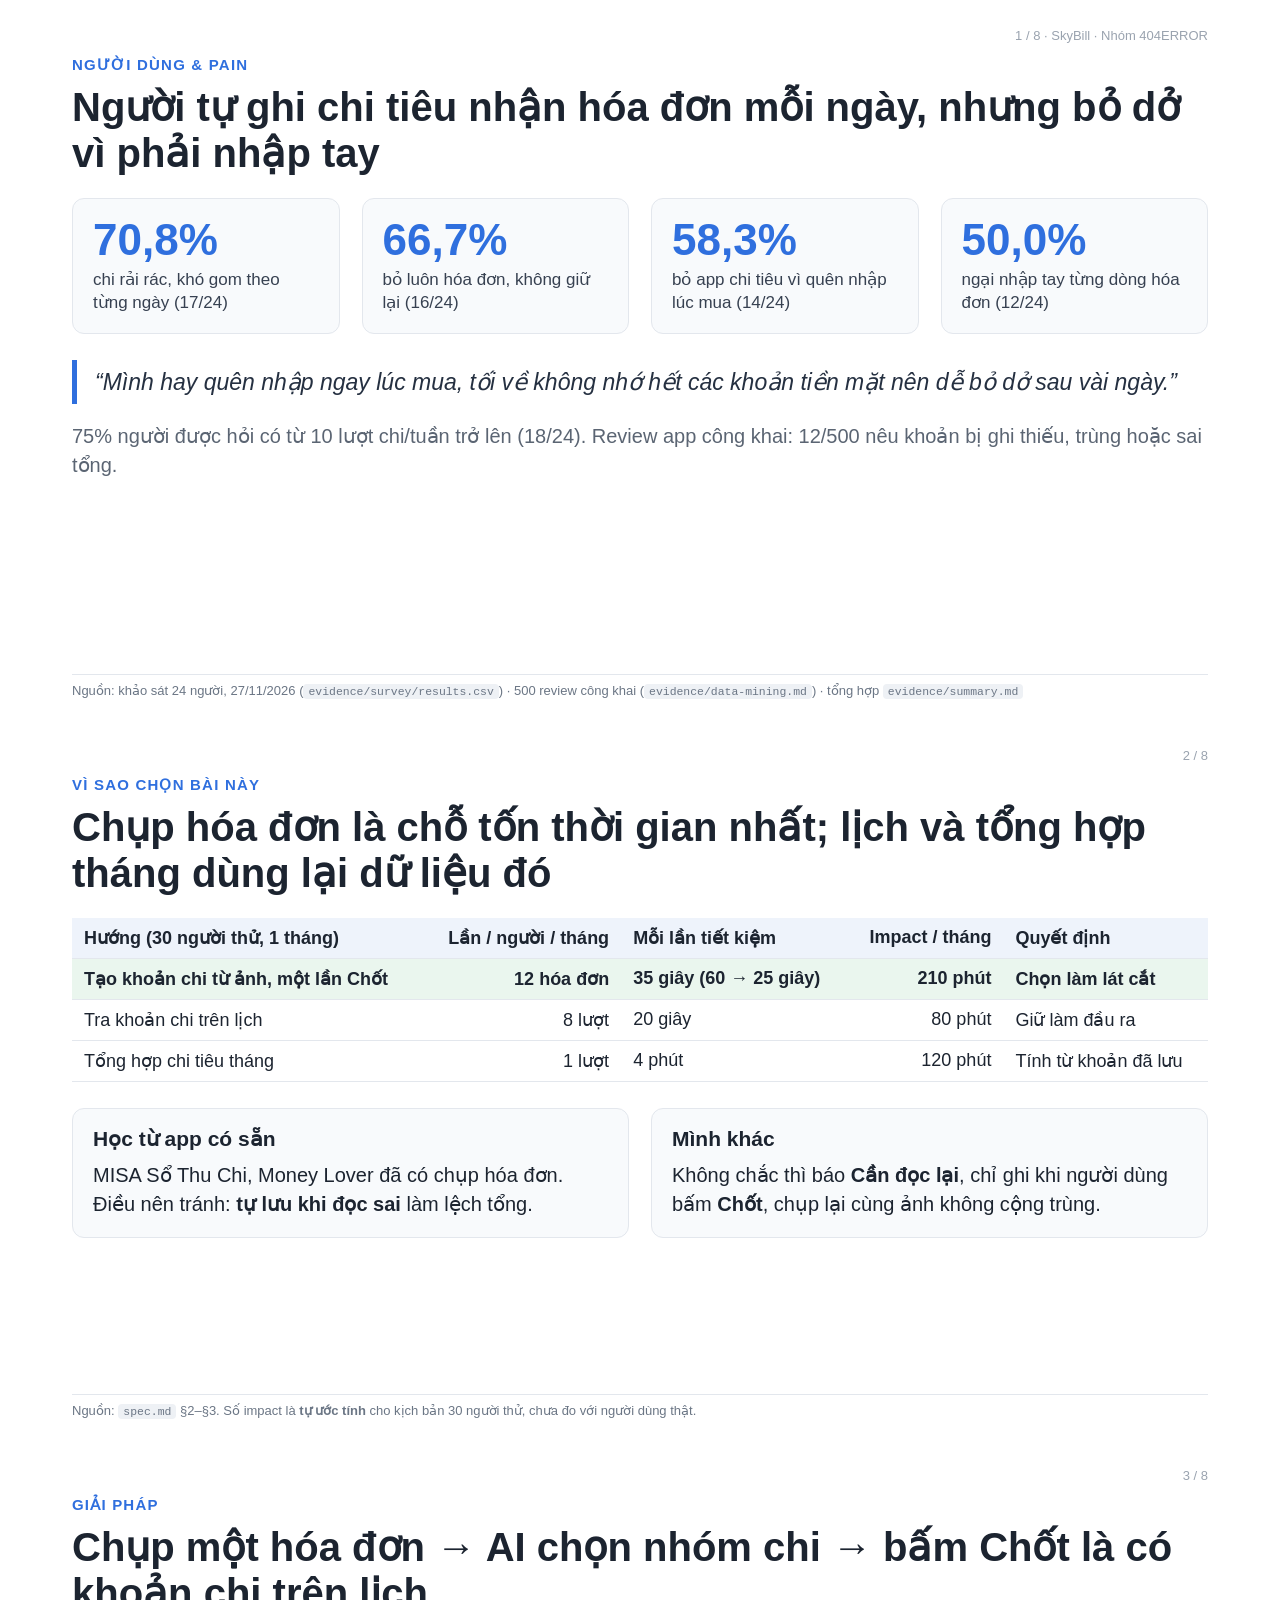
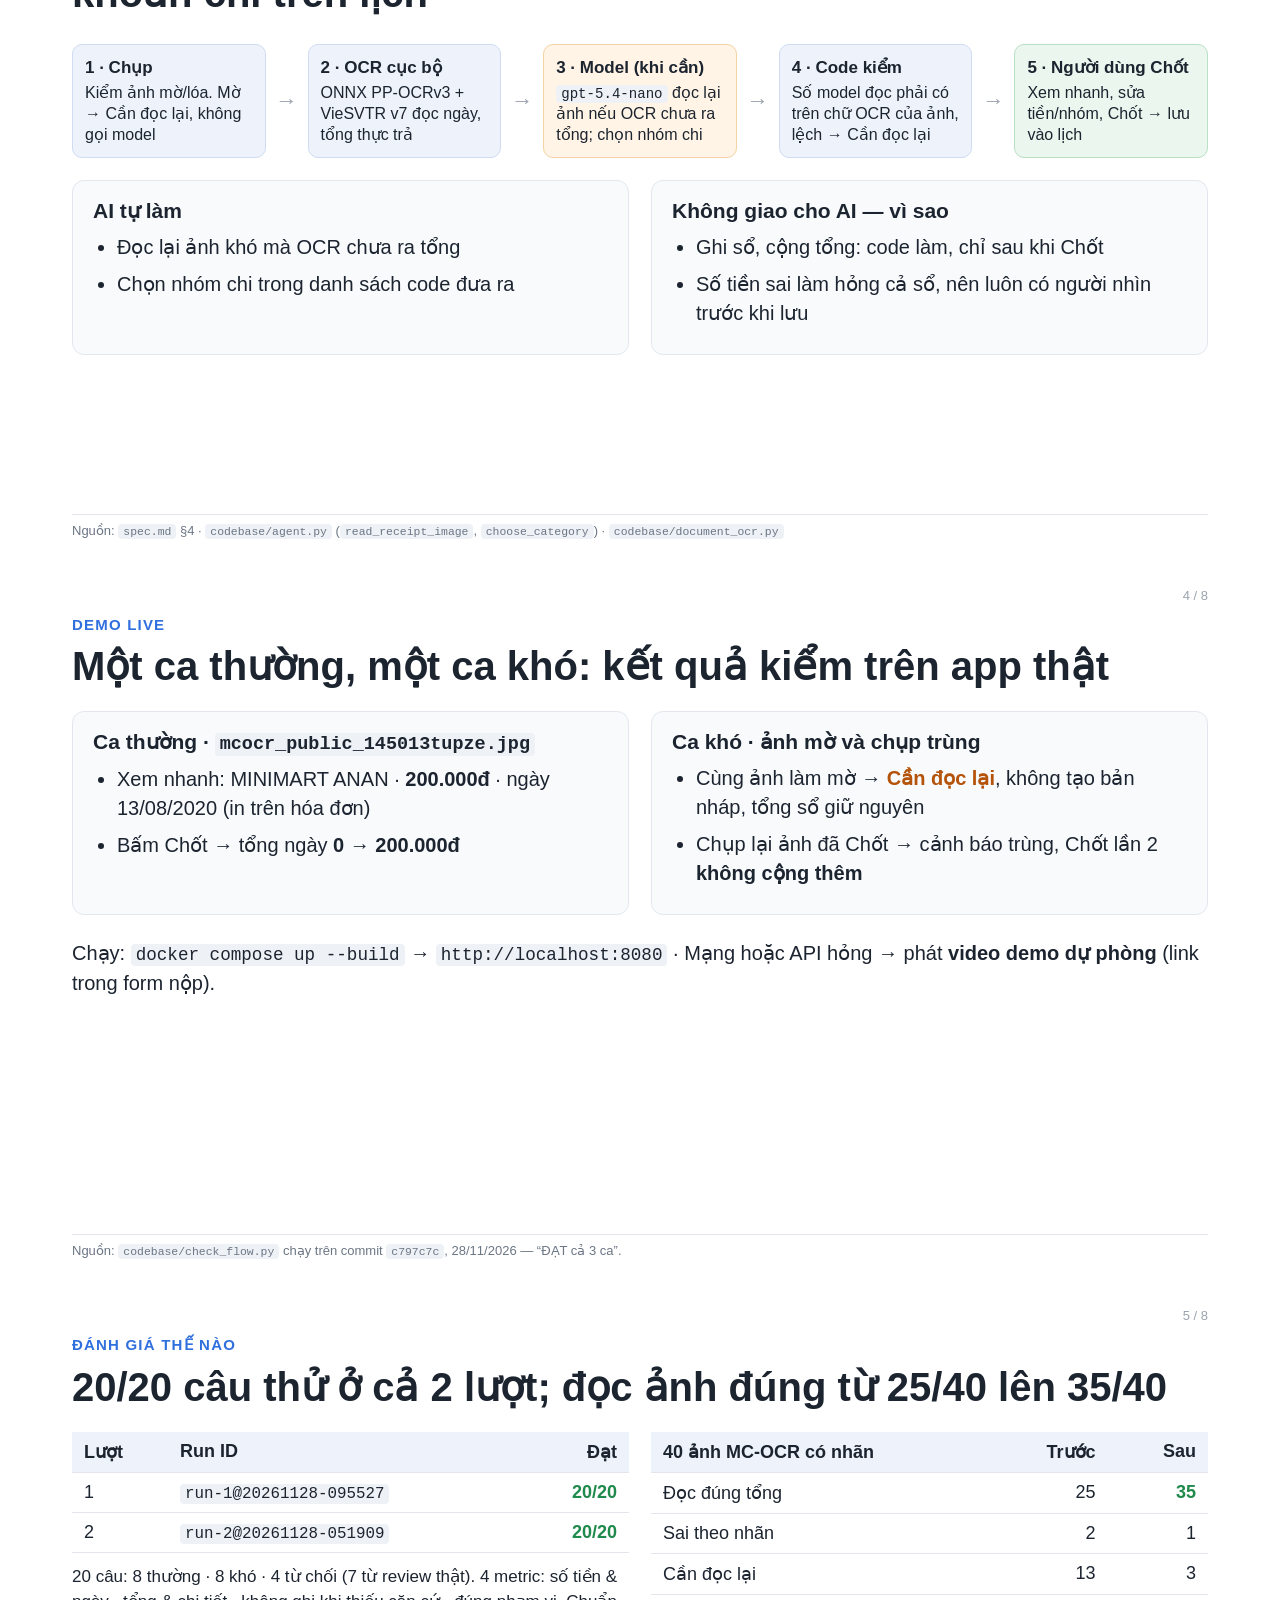
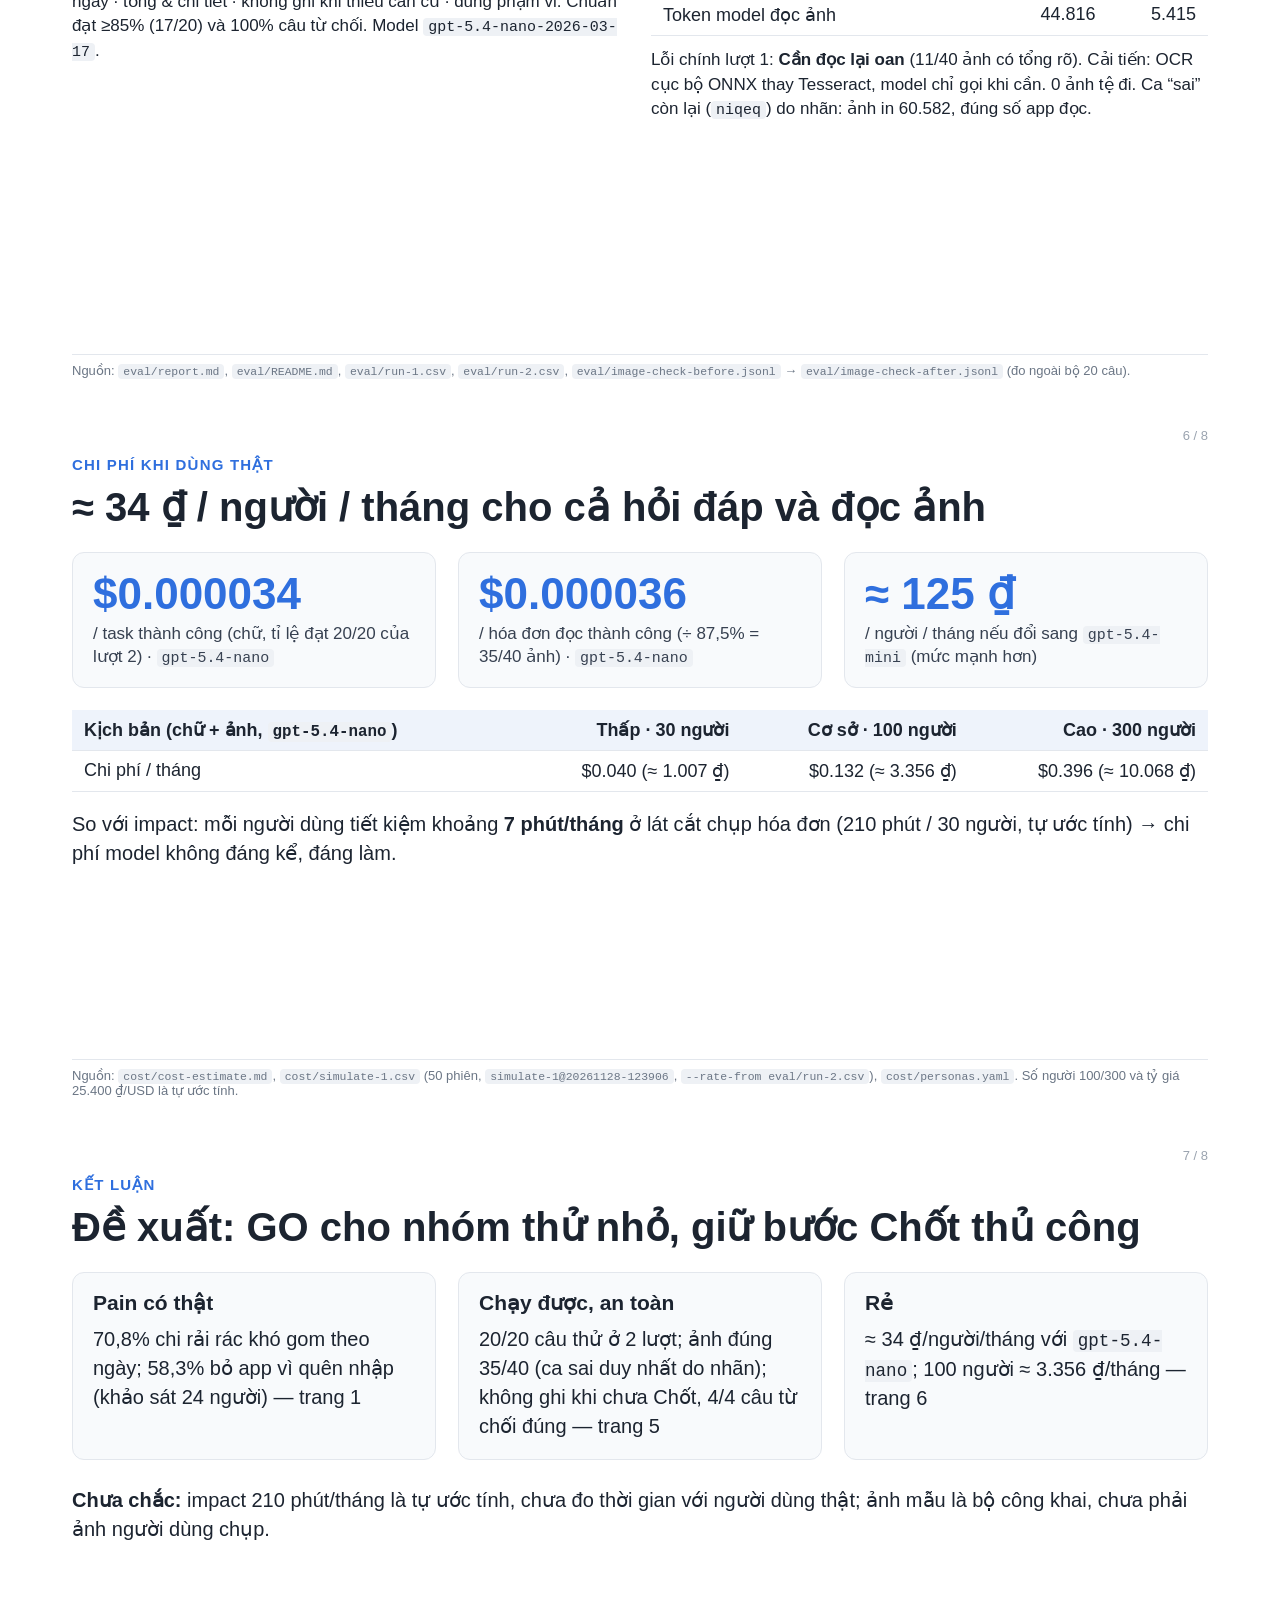
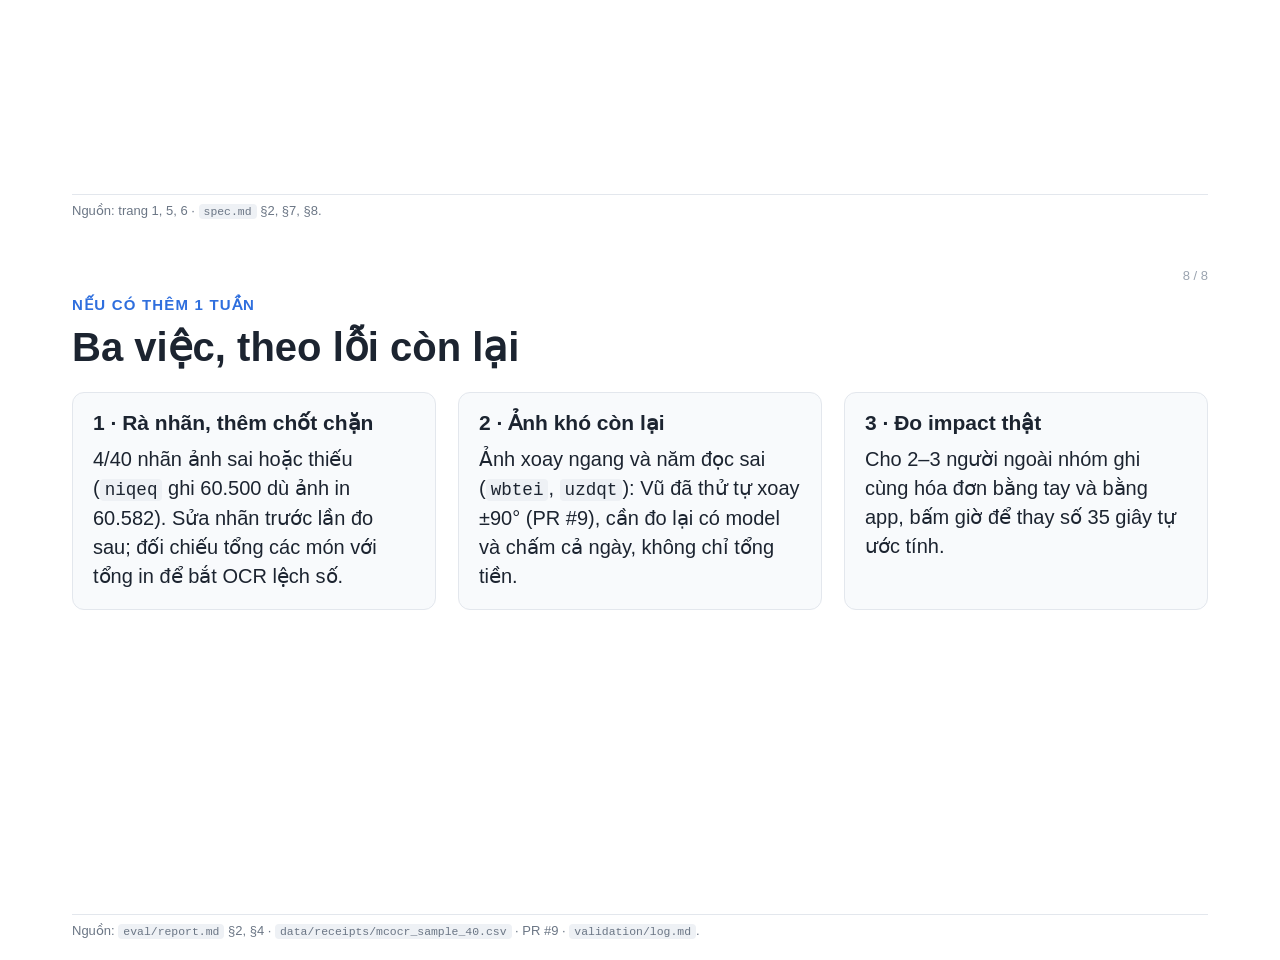
<file: slides/demo-slides.html>
<!doctype html>
<html lang="vi">
<head>
<meta charset="utf-8">
<title>SkyBill · Nhóm 404ERROR · CP4</title>
<!-- Nguồn của demo-slides.pdf. Xuất lại: google-chrome --headless --no-pdf-header-footer --print-to-pdf=demo-slides.pdf slides/demo-slides.html -->
<style>
  @page { size: 1280px 720px; margin: 0; }
  * { box-sizing: border-box; }
  html, body { margin: 0; padding: 0; }
  body { font-family: "Inter", "Segoe UI", "Noto Sans", Arial, sans-serif; color: #1c2430; -webkit-print-color-adjust: exact; print-color-adjust: exact; }
  .slide { width: 1280px; height: 720px; padding: 56px 72px 44px; position: relative; page-break-after: always; overflow: hidden; background: #fff; display: flex; flex-direction: column; }
  .slide:last-child { page-break-after: auto; }
  .kicker { font-size: 15px; letter-spacing: .08em; text-transform: uppercase; color: #2f6fde; font-weight: 700; margin-bottom: 10px; }
  h1 { font-size: 40px; line-height: 1.15; margin: 0 0 22px; font-weight: 750; }
  h2 { font-size: 21px; margin: 0 0 10px; font-weight: 700; }
  p, li { font-size: 20px; line-height: 1.45; }
  ul { margin: 0; padding-left: 24px; }
  li { margin-bottom: 8px; }
  .src { position: absolute; left: 72px; right: 72px; bottom: 22px; font-size: 13px; color: #6b7685; border-top: 1px solid #e3e7ed; padding-top: 8px; }
  .page { position: absolute; right: 72px; top: 28px; font-size: 13px; color: #9aa3af; }
  .grid { display: grid; gap: 22px; }
  .g2 { grid-template-columns: 1fr 1fr; }
  .g3 { grid-template-columns: repeat(3, 1fr); }
  .g4 { grid-template-columns: repeat(4, 1fr); }
  .card { border: 1px solid #e3e7ed; border-radius: 12px; padding: 18px 20px; background: #f8fafc; }
  .stat { font-size: 44px; font-weight: 800; color: #2f6fde; line-height: 1.05; }
  .stat small { font-size: 20px; font-weight: 600; color: #4b5563; }
  .label { font-size: 17px; color: #374151; margin-top: 6px; line-height: 1.35; }
  .quote { font-size: 23px; line-height: 1.4; font-style: italic; border-left: 5px solid #2f6fde; padding: 6px 0 6px 18px; margin: 0; color: #253041; }
  table { border-collapse: collapse; width: 100%; font-size: 18px; }
  th, td { text-align: left; padding: 9px 12px; border-bottom: 1px solid #e3e7ed; vertical-align: top; }
  th { background: #eef3fb; font-weight: 700; }
  td.num, th.num { text-align: right; font-variant-numeric: tabular-nums; }
  .pick td { background: #eaf6ee; font-weight: 600; }
  .flow { display: flex; align-items: stretch; gap: 10px; margin: 6px 0 22px; }
  .step { flex: 1; border-radius: 10px; padding: 12px 12px; font-size: 16px; line-height: 1.3; background: #eef3fb; border: 1px solid #cfdcf3; }
  .step b { display: block; font-size: 17px; margin-bottom: 4px; }
  .step.ai { background: #fff4e5; border-color: #f3d3a3; }
  .step.human { background: #eaf6ee; border-color: #b9e0c5; }
  .arrow { align-self: center; color: #9aa3af; font-size: 22px; }
  .ok { color: #1f8a4c; font-weight: 700; }
  .warn { color: #b45309; font-weight: 700; }
  .big { font-size: 64px; font-weight: 850; color: #1f8a4c; line-height: 1; }
  code { font-family: "JetBrains Mono", Consolas, monospace; font-size: .88em; background: #eef1f5; padding: 1px 5px; border-radius: 4px; }
  .title-slide { justify-content: center; background: linear-gradient(135deg, #f3f7fe 0%, #ffffff 60%); }
  .title-slide h1 { font-size: 54px; margin-bottom: 14px; }
  .muted { color: #5b6573; }
</style>
</head>
<body>

<!-- 1 · Người dùng & pain -->
<section class="slide">
  <div class="page">1 / 8 · SkyBill · Nhóm 404ERROR</div>
  <div class="kicker">Người dùng &amp; pain</div>
  <h1>Người tự ghi chi tiêu nhận hóa đơn mỗi ngày, nhưng bỏ dở vì phải nhập tay</h1>
  <div class="grid g4" style="margin-bottom:26px">
    <div class="card"><div class="stat">70,8%</div><div class="label">chi rải rác, khó gom theo từng ngày (17/24)</div></div>
    <div class="card"><div class="stat">66,7%</div><div class="label">bỏ luôn hóa đơn, không giữ lại (16/24)</div></div>
    <div class="card"><div class="stat">58,3%</div><div class="label">bỏ app chi tiêu vì quên nhập lúc mua (14/24)</div></div>
    <div class="card"><div class="stat">50,0%</div><div class="label">ngại nhập tay từng dòng hóa đơn (12/24)</div></div>
  </div>
  <p class="quote">“Mình hay quên nhập ngay lúc mua, tối về không nhớ hết các khoản tiền mặt nên dễ bỏ dở sau vài ngày.”</p>
  <p class="muted" style="margin-top:18px">75% người được hỏi có từ 10 lượt chi/tuần trở lên (18/24). Review app công khai: 12/500 nêu khoản bị ghi thiếu, trùng hoặc sai tổng.</p>
  <div class="src">Nguồn: khảo sát 24 người, 27/11/2026 (<code>evidence/survey/results.csv</code>) · 500 review công khai (<code>evidence/data-mining.md</code>) · tổng hợp <code>evidence/summary.md</code></div>
</section>

<!-- 2 · Vì sao chọn -->
<section class="slide">
  <div class="page">2 / 8</div>
  <div class="kicker">Vì sao chọn bài này</div>
  <h1>Chụp hóa đơn là chỗ tốn thời gian nhất; lịch và tổng hợp tháng dùng lại dữ liệu đó</h1>
  <table>
    <tr><th>Hướng (30 người thử, 1 tháng)</th><th class="num">Lần / người / tháng</th><th>Mỗi lần tiết kiệm</th><th class="num">Impact / tháng</th><th>Quyết định</th></tr>
    <tr class="pick"><td>Tạo khoản chi từ ảnh, một lần Chốt</td><td class="num">12 hóa đơn</td><td>35 giây (60 → 25 giây)</td><td class="num">210 phút</td><td>Chọn làm lát cắt</td></tr>
    <tr><td>Tra khoản chi trên lịch</td><td class="num">8 lượt</td><td>20 giây</td><td class="num">80 phút</td><td>Giữ làm đầu ra</td></tr>
    <tr><td>Tổng hợp chi tiêu tháng</td><td class="num">1 lượt</td><td>4 phút</td><td class="num">120 phút</td><td>Tính từ khoản đã lưu</td></tr>
  </table>
  <div class="grid g2" style="margin-top:26px">
    <div class="card"><h2>Học từ app có sẵn</h2><p style="margin:0">MISA Sổ Thu Chi, Money Lover đã có chụp hóa đơn. Điều nên tránh: <b>tự lưu khi đọc sai</b> làm lệch tổng.</p></div>
    <div class="card"><h2>Mình khác</h2><p style="margin:0">Không chắc thì báo <b>Cần đọc lại</b>, chỉ ghi khi người dùng bấm <b>Chốt</b>, chụp lại cùng ảnh không cộng trùng.</p></div>
  </div>
  <div class="src">Nguồn: <code>spec.md</code> §2–§3. Số impact là <b>tự ước tính</b> cho kịch bản 30 người thử, chưa đo với người dùng thật.</div>
</section>

<!-- 3 · Giải pháp -->
<section class="slide">
  <div class="page">3 / 8</div>
  <div class="kicker">Giải pháp</div>
  <h1>Chụp một hóa đơn → AI chọn nhóm chi → bấm Chốt là có khoản chi trên lịch</h1>
  <div class="flow">
    <div class="step"><b>1 · Chụp</b>Kiểm ảnh mờ/lóa. Mờ → Cần đọc lại, không gọi model</div>
    <div class="arrow">→</div>
    <div class="step"><b>2 · OCR cục bộ</b>ONNX PP-OCRv3 + VieSVTR v7 đọc ngày, tổng thực trả</div>
    <div class="arrow">→</div>
    <div class="step ai"><b>3 · Model (khi cần)</b><code>gpt-5.4-nano</code> đọc lại ảnh nếu OCR chưa ra tổng; chọn nhóm chi</div>
    <div class="arrow">→</div>
    <div class="step"><b>4 · Code kiểm</b>Số model đọc phải có trên chữ OCR của ảnh, lệch → Cần đọc lại</div>
    <div class="arrow">→</div>
    <div class="step human"><b>5 · Người dùng Chốt</b>Xem nhanh, sửa tiền/nhóm, Chốt → lưu vào lịch</div>
  </div>
  <div class="grid g2">
    <div class="card"><h2>AI tự làm</h2><ul><li>Đọc lại ảnh khó mà OCR chưa ra tổng</li><li>Chọn nhóm chi trong danh sách code đưa ra</li></ul></div>
    <div class="card"><h2>Không giao cho AI — vì sao</h2><ul><li>Ghi sổ, cộng tổng: code làm, chỉ sau khi Chốt</li><li>Số tiền sai làm hỏng cả sổ, nên luôn có người nhìn trước khi lưu</li></ul></div>
  </div>
  <div class="src">Nguồn: <code>spec.md</code> §4 · <code>codebase/agent.py</code> (<code>read_receipt_image</code>, <code>choose_category</code>) · <code>codebase/document_ocr.py</code></div>
</section>

<!-- 4 · Demo -->
<section class="slide">
  <div class="page">4 / 8</div>
  <div class="kicker">Demo live</div>
  <h1>Một ca thường, một ca khó: kết quả kiểm trên app thật</h1>
  <div class="grid g2">
    <div class="card">
      <h2>Ca thường · <code>mcocr_public_145013tupze.jpg</code></h2>
      <ul>
        <li>Xem nhanh: MINIMART ANAN · <b>200.000đ</b> · ngày 13/08/2020 (in trên hóa đơn)</li>
        <li>Bấm Chốt → tổng ngày <b>0 → 200.000đ</b></li>
      </ul>
    </div>
    <div class="card">
      <h2>Ca khó · ảnh mờ và chụp trùng</h2>
      <ul>
        <li>Cùng ảnh làm mờ → <span class="warn">Cần đọc lại</span>, không tạo bản nháp, tổng sổ giữ nguyên</li>
        <li>Chụp lại ảnh đã Chốt → cảnh báo trùng, Chốt lần 2 <b>không cộng thêm</b></li>
      </ul>
    </div>
  </div>
  <p style="margin-top:24px">Chạy: <code>docker compose up --build</code> → <code>http://localhost:8080</code> · Mạng hoặc API hỏng → phát <b>video demo dự phòng</b> (link trong form nộp).</p>
  <div class="src">Nguồn: <code>codebase/check_flow.py</code> chạy trên commit <code>c797c7c</code>, 28/11/2026 — “ĐẠT cả 3 ca”.</div>
</section>

<!-- 5 · Đánh giá -->
<section class="slide">
  <div class="page">5 / 8</div>
  <div class="kicker">Đánh giá thế nào</div>
  <h1>20/20 câu thử ở cả 2 lượt; đọc ảnh đúng từ 25/40 lên 35/40</h1>
  <div class="grid g2">
    <div>
      <table>
        <tr><th>Lượt</th><th>Run ID</th><th class="num">Đạt</th></tr>
        <tr><td>1</td><td><code>run-1@20261128-095527</code></td><td class="num ok">20/20</td></tr>
        <tr><td>2</td><td><code>run-2@20261128-051909</code></td><td class="num ok">20/20</td></tr>
      </table>
      <p style="font-size:17px;margin-top:12px">20 câu: 8 thường · 8 khó · 4 từ chối (7 từ review thật). 4 metric: số tiền &amp; ngày · tổng &amp; chi tiết · không ghi khi thiếu căn cứ · đúng phạm vi. Chuẩn đạt ≥85% (17/20) và 100% câu từ chối. Model <code>gpt-5.4-nano-2026-03-17</code>.</p>
    </div>
    <div>
      <table>
        <tr><th>40 ảnh MC-OCR có nhãn</th><th class="num">Trước</th><th class="num">Sau</th></tr>
        <tr><td>Đọc đúng tổng</td><td class="num">25</td><td class="num ok">35</td></tr>
        <tr><td>Sai theo nhãn</td><td class="num">2</td><td class="num">1</td></tr>
        <tr><td>Cần đọc lại</td><td class="num">13</td><td class="num">3</td></tr>
        <tr><td>Token model đọc ảnh</td><td class="num">44.816</td><td class="num">5.415</td></tr>
      </table>
      <p style="font-size:17px;margin-top:12px">Lỗi chính lượt 1: <b>Cần đọc lại oan</b> (11/40 ảnh có tổng rõ). Cải tiến: OCR cục bộ ONNX thay Tesseract, model chỉ gọi khi cần. 0 ảnh tệ đi. Ca “sai” còn lại (<code>niqeq</code>) do nhãn: ảnh in 60.582, đúng số app đọc.</p>
    </div>
  </div>
  <div class="src">Nguồn: <code>eval/report.md</code>, <code>eval/README.md</code>, <code>eval/run-1.csv</code>, <code>eval/run-2.csv</code>, <code>eval/image-check-before.jsonl</code> → <code>eval/image-check-after.jsonl</code> (đo ngoài bộ 20 câu).</div>
</section>

<!-- 6 · Chi phí -->
<section class="slide">
  <div class="page">6 / 8</div>
  <div class="kicker">Chi phí khi dùng thật</div>
  <h1>≈ 34 ₫ / người / tháng cho cả hỏi đáp và đọc ảnh</h1>
  <div class="grid g3" style="margin-bottom:22px">
    <div class="card"><div class="stat">$0.000034</div><div class="label">/ task thành công (chữ, tỉ lệ đạt 20/20 của lượt 2) · <code>gpt-5.4-nano</code></div></div>
    <div class="card"><div class="stat">$0.000036</div><div class="label">/ hóa đơn đọc thành công (÷ 87,5% = 35/40 ảnh) · <code>gpt-5.4-nano</code></div></div>
    <div class="card"><div class="stat">≈ 125 ₫</div><div class="label">/ người / tháng nếu đổi sang <code>gpt-5.4-mini</code> (mức mạnh hơn)</div></div>
  </div>
  <table>
    <tr><th>Kịch bản (chữ + ảnh, <code>gpt-5.4-nano</code>)</th><th class="num">Thấp · 30 người</th><th class="num">Cơ sở · 100 người</th><th class="num">Cao · 300 người</th></tr>
    <tr><td>Chi phí / tháng</td><td class="num">$0.040 (≈ 1.007 ₫)</td><td class="num">$0.132 (≈ 3.356 ₫)</td><td class="num">$0.396 (≈ 10.068 ₫)</td></tr>
  </table>
  <p style="margin-top:18px">So với impact: mỗi người dùng tiết kiệm khoảng <b>7 phút/tháng</b> ở lát cắt chụp hóa đơn (210 phút / 30 người, tự ước tính) → chi phí model không đáng kể, đáng làm.</p>
  <div class="src">Nguồn: <code>cost/cost-estimate.md</code>, <code>cost/simulate-1.csv</code> (50 phiên, <code>simulate-1@20261128-123906</code>, <code>--rate-from eval/run-2.csv</code>), <code>cost/personas.yaml</code>. Số người 100/300 và tỷ giá 25.400 ₫/USD là tự ước tính.</div>
</section>

<!-- 7 · Kết luận -->
<section class="slide">
  <div class="page">7 / 8</div>
  <div class="kicker">Kết luận</div>
  <h1>Đề xuất: GO cho nhóm thử nhỏ, giữ bước Chốt thủ công</h1>
  <div class="grid g3">
    <div class="card"><h2>Pain có thật</h2><p style="margin:0">70,8% chi rải rác khó gom theo ngày; 58,3% bỏ app vì quên nhập (khảo sát 24 người) — trang 1</p></div>
    <div class="card"><h2>Chạy được, an toàn</h2><p style="margin:0">20/20 câu thử ở 2 lượt; ảnh đúng 35/40 (ca sai duy nhất do nhãn); không ghi khi chưa Chốt, 4/4 câu từ chối đúng — trang 5</p></div>
    <div class="card"><h2>Rẻ</h2><p style="margin:0">≈ 34 ₫/người/tháng với <code>gpt-5.4-nano</code>; 100 người ≈ 3.356 ₫/tháng — trang 6</p></div>
  </div>
  <p style="margin-top:26px"><b>Chưa chắc:</b> impact 210 phút/tháng là tự ước tính, chưa đo thời gian với người dùng thật; ảnh mẫu là bộ công khai, chưa phải ảnh người dùng chụp.</p>
  <div class="src">Nguồn: trang 1, 5, 6 · <code>spec.md</code> §2, §7, §8.</div>
</section>

<!-- 8 · Thêm 1 tuần -->
<section class="slide">
  <div class="page">8 / 8</div>
  <div class="kicker">Nếu có thêm 1 tuần</div>
  <h1>Ba việc, theo lỗi còn lại</h1>
  <div class="grid g3">
    <div class="card"><h2>1 · Rà nhãn, thêm chốt chặn</h2><p style="margin:0">4/40 nhãn ảnh sai hoặc thiếu (<code>niqeq</code> ghi 60.500 dù ảnh in 60.582). Sửa nhãn trước lần đo sau; đối chiếu tổng các món với tổng in để bắt OCR lệch số.</p></div>
    <div class="card"><h2>2 · Ảnh khó còn lại</h2><p style="margin:0">Ảnh xoay ngang và năm đọc sai (<code>wbtei</code>, <code>uzdqt</code>): Vũ đã thử tự xoay ±90° (PR #9), cần đo lại có model và chấm cả ngày, không chỉ tổng tiền.</p></div>
    <div class="card"><h2>3 · Đo impact thật</h2><p style="margin:0">Cho 2–3 người ngoài nhóm ghi cùng hóa đơn bằng tay và bằng app, bấm giờ để thay số 35 giây tự ước tính.</p></div>
  </div>
  <div class="src">Nguồn: <code>eval/report.md</code> §2, §4 · <code>data/receipts/mcocr_sample_40.csv</code> · PR #9 · <code>validation/log.md</code>.</div>
</section>

</body>
</html>
</file>
